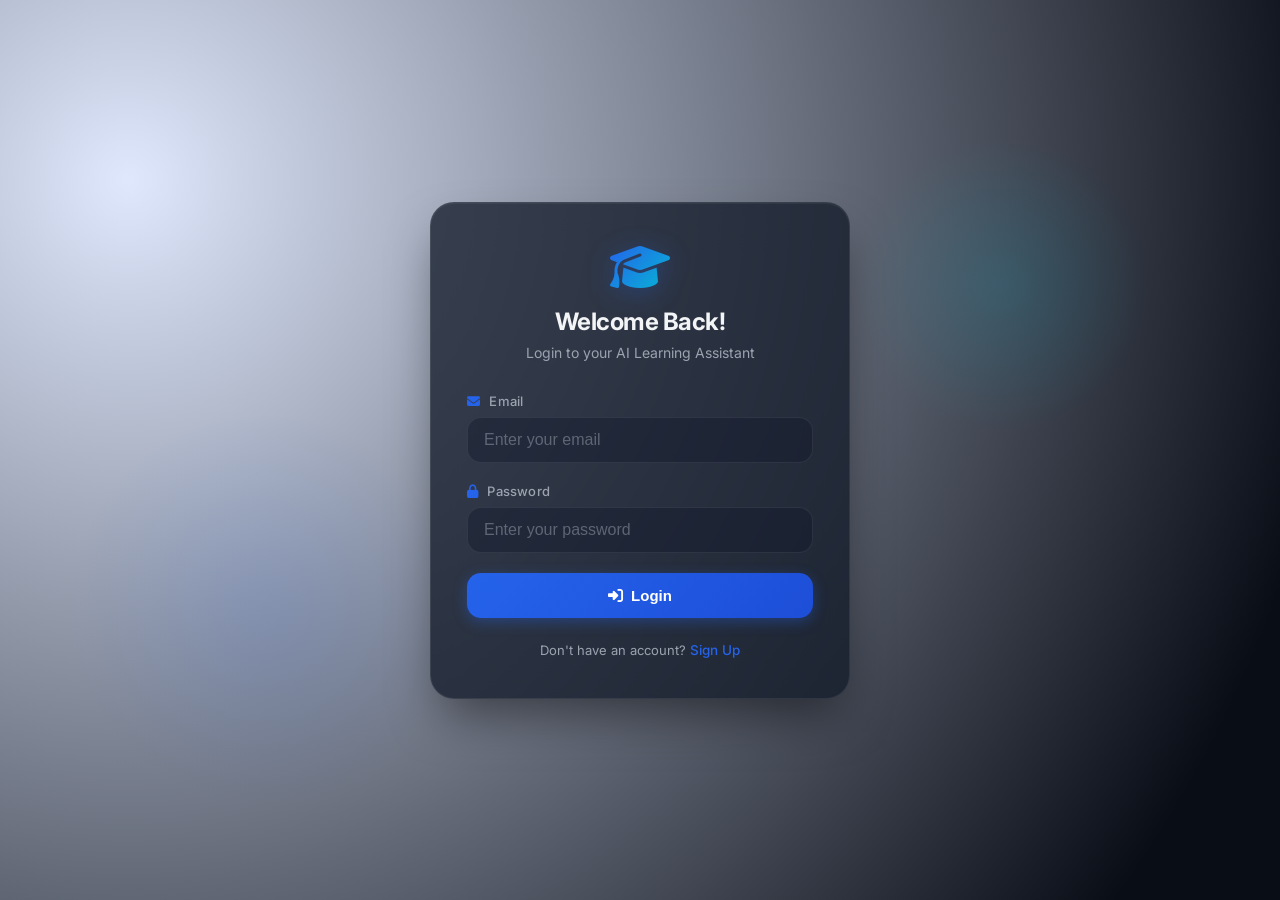
<file: templates/login.html>
<!DOCTYPE html>
<html lang="en">

<head>
    <meta charset="UTF-8">
    <meta name="viewport" content="width=device-width, initial-scale=1.0">
    <title>Login - AI Learning Assistant</title>
    <link href="https://fonts.googleapis.com/css2?family=Inter:wght@400;500;600;700&display=swap" rel="stylesheet">
    <link rel="stylesheet" href="https://cdnjs.cloudflare.com/ajax/libs/font-awesome/6.5.1/css/all.min.css">
    <style>
        :root {
            --primary: #2563eb;
            --primary-hover: #1d4ed8;
            --bg: #090d16;
            --surface: rgba(17, 24, 39, 0.75);
            --text: #f3f4f6;
            --text-secondary: #9ca3af;
            --border: rgba(255, 255, 255, 0.08);
            --radius: 24px;
        }

        * {
            margin: 0;
            padding: 0;
            box-sizing: border-box;
        }

        body {
            font-family: 'Inter', -apple-system, BlinkMacSystemFont, sans-serif;
            background: radial-gradient(circle at 10% 20%, rgba(37, 99, 235, 0.15) 0%, rgba(9, 13, 22, 1) 90%);
            min-height: 100vh;
            display: flex;
            align-items: center;
            justify-content: center;
            padding: 20px;
            color: var(--text);
            overflow-x: hidden;
            position: relative;
        }

        body::before {
            content: '';
            position: absolute;
            width: 300px;
            height: 300px;
            background: radial-gradient(circle, rgba(6, 182, 212, 0.15) 0%, transparent 70%);
            top: 15%;
            right: 10%;
            z-index: 0;
            pointer-events: none;
        }

        body::after {
            content: '';
            position: absolute;
            width: 400px;
            height: 400px;
            background: radial-gradient(circle, rgba(37, 99, 235, 0.12) 0%, transparent 70%);
            bottom: 10%;
            left: 5%;
            z-index: 0;
            pointer-events: none;
        }

        .login-container {
            width: 100%;
            max-width: 420px;
            position: relative;
            z-index: 1;
        }

        .login-card {
            background: var(--surface);
            backdrop-filter: blur(20px);
            -webkit-backdrop-filter: blur(20px);
            border: 1px solid var(--border);
            border-radius: var(--radius);
            padding: 40px 36px;
            box-shadow: 0 25px 50px -12px rgba(0, 0, 0, 0.5), 
                        inset 0 1px 1px rgba(255, 255, 255, 0.05);
            transition: all 0.3s ease;
        }

        .login-header {
            text-align: center;
            margin-bottom: 32px;
        }

        .login-header i {
            font-size: 48px;
            background: linear-gradient(135deg, var(--primary), #06b6d4);
            -webkit-background-clip: text;
            -webkit-text-fill-color: transparent;
            margin-bottom: 16px;
            filter: drop-shadow(0 4px 12px rgba(37, 99, 235, 0.3));
        }

        .login-header h2 {
            font-size: 24px;
            color: var(--text);
            font-weight: 700;
            margin-bottom: 8px;
            letter-spacing: -0.5px;
        }

        .login-header p {
            color: var(--text-secondary);
            font-size: 14px;
            font-weight: 400;
        }

        .form-group {
            margin-bottom: 20px;
        }

        .form-group label {
            display: block;
            margin-bottom: 8px;
            color: var(--text-secondary);
            font-size: 13px;
            font-weight: 500;
            letter-spacing: 0.2px;
        }

        .form-group label i {
            margin-right: 6px;
            color: var(--primary);
        }

        .form-group input {
            width: 100%;
            padding: 13px 16px;
            background: rgba(15, 23, 42, 0.4);
            border: 1px solid var(--border);
            border-radius: 14px;
            color: #ffffff;
            font-size: 16px; /* Prevents auto-zoom on iOS */
            transition: all 0.25s ease;
            outline: none;
        }

        .form-group input:focus {
            border-color: var(--primary);
            box-shadow: 0 0 0 4px rgba(37, 99, 235, 0.18);
            background: rgba(15, 23, 42, 0.6);
        }

        .form-group input::placeholder {
            color: rgba(156, 163, 175, 0.5);
        }

        .login-btn {
            width: 100%;
            padding: 14px;
            background: linear-gradient(135deg, var(--primary), var(--primary-hover));
            border: none;
            color: white;
            border-radius: 14px;
            font-size: 15px;
            font-weight: 600;
            cursor: pointer;
            transition: all 0.25s ease;
            margin-top: 10px;
            display: flex;
            align-items: center;
            justify-content: center;
            gap: 8px;
            box-shadow: 0 4px 14px rgba(37, 99, 235, 0.35);
        }

        .login-btn:hover {
            transform: translateY(-1.5px);
            box-shadow: 0 8px 20px rgba(37, 99, 235, 0.5);
            background: linear-gradient(135deg, #3b82f6, var(--primary-hover));
        }

        .login-btn:active {
            transform: translateY(0);
        }

        .login-btn:disabled {
            opacity: 0.6;
            cursor: not-allowed;
            transform: none;
            box-shadow: none;
        }

        .error-message {
            background: rgba(239, 68, 68, 0.1);
            border: 1px solid rgba(239, 68, 68, 0.2);
            color: #f87171;
            padding: 12px 16px;
            border-radius: 12px;
            margin-bottom: 18px;
            font-size: 13.5px;
            line-height: 1.4;
            display: none;
            align-items: center;
            gap: 8px;
        }

        .login-footer {
            text-align: center;
            margin-top: 24px;
        }

        .login-footer a {
            color: var(--primary);
            text-decoration: none;
            font-size: 13.5px;
            font-weight: 500;
            transition: color 0.2s ease;
        }

        .login-footer a:hover {
            color: #60a5fa;
            text-decoration: underline;
        }

        /* Responsive spacing for mobile */
        @media (max-width: 480px) {
            body {
                padding: 16px;
            }

            .login-card {
                padding: 30px 24px;
                border-radius: 20px;
            }

            .login-header h2 {
                font-size: 21px;
            }

            .form-group input {
                padding: 12px 14px;
            }
        }
    </style>
</head>

<body>
    <div class="login-container">
        <div class="login-card">
            <div class="login-header">
                <i class="fas fa-graduation-cap"></i>
                <h2>Welcome Back!</h2>
                <p>Login to your AI Learning Assistant</p>
            </div>

            <form id="loginForm" onsubmit="handleLogin(event)">
                <div class="form-group">
                    <label for="email"><i class="fas fa-envelope"></i> Email</label>
                    <input type="email" id="email" placeholder="Enter your email" required>
                </div>

                <div class="form-group">
                    <label for="password"><i class="fas fa-lock"></i> Password</label>
                    <input type="password" id="password" placeholder="Enter your password" required>
                </div>

                <div class="error-message" id="errorMessage"></div>

                <button type="submit" class="login-btn" id="loginBtn">
                    <i class="fas fa-sign-in-alt"></i> Login
                </button>
            </form>

            <div class="login-footer">
                <p style="color: var(--text-secondary); font-size: 13px;">
                    Don't have an account? <a href="/signup">Sign Up</a>
                </p>
            </div>
        </div>
    </div>

    <script>
        async function handleLogin(event) {
            event.preventDefault();

            const email = document.getElementById('email').value;
            const password = document.getElementById('password').value;
            const errorDiv = document.getElementById('errorMessage');
            const loginBtn = document.getElementById('loginBtn');

            loginBtn.disabled = true;
            loginBtn.innerHTML = '<i class="fas fa-spinner fa-spin"></i> Logging in...';
            errorDiv.style.display = 'none';

            try {
                const response = await fetch('/login', {
                    method: 'POST',
                    headers: { 'Content-Type': 'application/json' },
                    body: JSON.stringify({ email, password })
                });

                const data = await response.json();

                if (data.success) {
                    window.location.href = '/';
                } else {
                    errorDiv.textContent = data.message;
                    errorDiv.style.display = 'block';
                }
            } catch (error) {
                errorDiv.textContent = 'Login failed. Please try again.';
                errorDiv.style.display = 'block';
            } finally {
                loginBtn.disabled = false;
                loginBtn.innerHTML = '<i class="fas fa-sign-in-alt"></i> Login';
            }
        }
    </script>
</body>

</html>
</file>
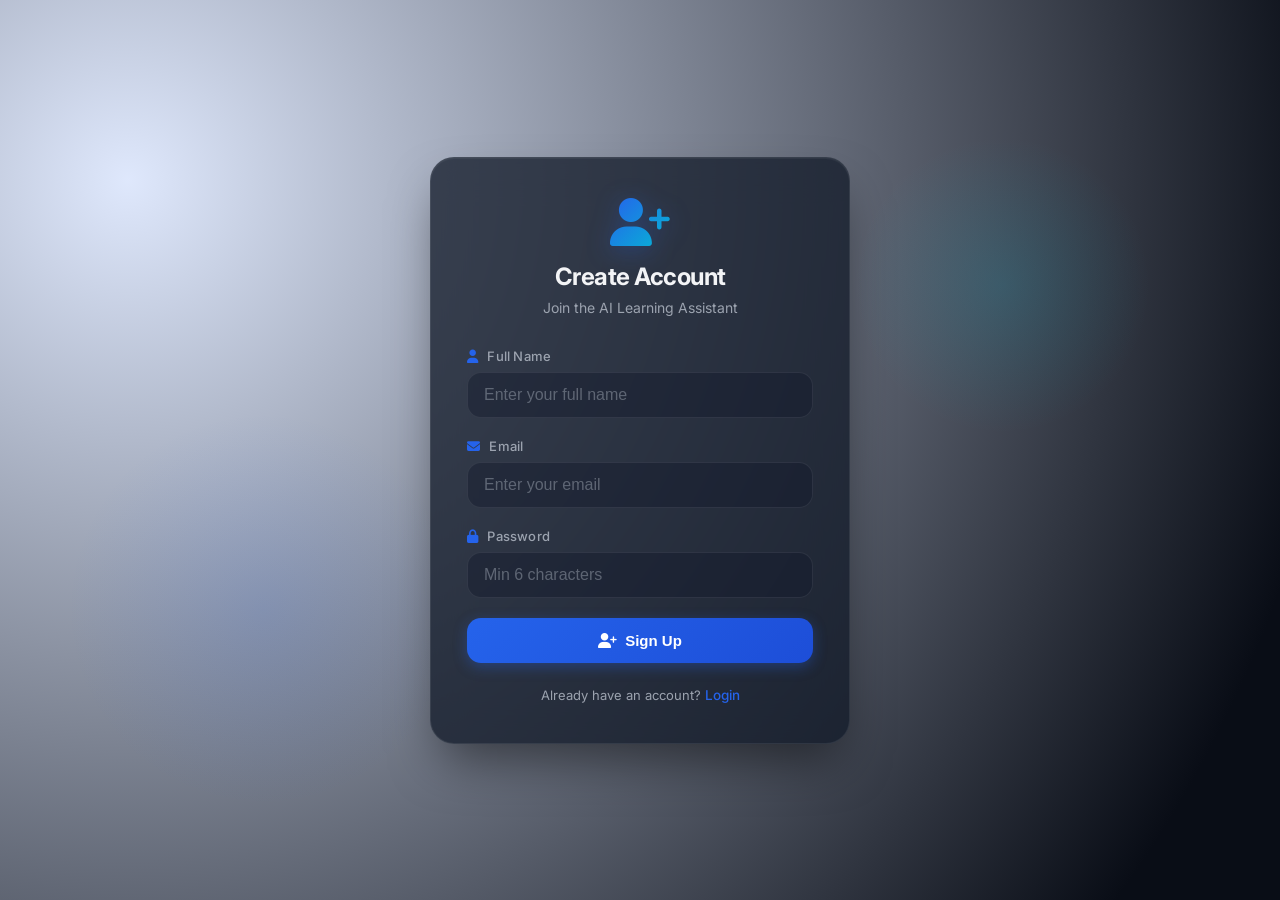
<file: templates/signup.html>
<!DOCTYPE html>
<html lang="en">

<head>
    <meta charset="UTF-8">
    <meta name="viewport" content="width=device-width, initial-scale=1.0">
    <title>Sign Up - AI Learning Assistant</title>
    <link href="https://fonts.googleapis.com/css2?family=Inter:wght@400;500;600;700&display=swap" rel="stylesheet">
    <link rel="stylesheet" href="https://cdnjs.cloudflare.com/ajax/libs/font-awesome/6.5.1/css/all.min.css">
    <style>
        :root {
            --primary: #2563eb;
            --primary-hover: #1d4ed8;
            --bg: #090d16;
            --surface: rgba(17, 24, 39, 0.75);
            --text: #f3f4f6;
            --text-secondary: #9ca3af;
            --border: rgba(255, 255, 255, 0.08);
            --radius: 24px;
        }

        * {
            margin: 0;
            padding: 0;
            box-sizing: border-box;
        }

        body {
            font-family: 'Inter', -apple-system, BlinkMacSystemFont, sans-serif;
            background: radial-gradient(circle at 10% 20%, rgba(37, 99, 235, 0.15) 0%, rgba(9, 13, 22, 1) 90%);
            min-height: 100vh;
            display: flex;
            align-items: center;
            justify-content: center;
            padding: 20px;
            color: var(--text);
            overflow-x: hidden;
            position: relative;
        }

        body::before {
            content: '';
            position: absolute;
            width: 300px;
            height: 300px;
            background: radial-gradient(circle, rgba(6, 182, 212, 0.15) 0%, transparent 70%);
            top: 15%;
            right: 10%;
            z-index: 0;
            pointer-events: none;
        }

        body::after {
            content: '';
            position: absolute;
            width: 400px;
            height: 400px;
            background: radial-gradient(circle, rgba(37, 99, 235, 0.12) 0%, transparent 70%);
            bottom: 10%;
            left: 5%;
            z-index: 0;
            pointer-events: none;
        }

        .signup-container {
            width: 100%;
            max-width: 420px;
            position: relative;
            z-index: 1;
        }

        .signup-card {
            background: var(--surface);
            backdrop-filter: blur(20px);
            -webkit-backdrop-filter: blur(20px);
            border: 1px solid var(--border);
            border-radius: var(--radius);
            padding: 40px 36px;
            box-shadow: 0 25px 50px -12px rgba(0, 0, 0, 0.5), 
                        inset 0 1px 1px rgba(255, 255, 255, 0.05);
            transition: all 0.3s ease;
        }

        .signup-header {
            text-align: center;
            margin-bottom: 32px;
        }

        .signup-header i {
            font-size: 48px;
            background: linear-gradient(135deg, var(--primary), #06b6d4);
            -webkit-background-clip: text;
            -webkit-text-fill-color: transparent;
            margin-bottom: 16px;
            filter: drop-shadow(0 4px 12px rgba(37, 99, 235, 0.3));
        }

        .signup-header h2 {
            font-size: 24px;
            color: var(--text);
            font-weight: 700;
            margin-bottom: 8px;
            letter-spacing: -0.5px;
        }

        .signup-header p {
            color: var(--text-secondary);
            font-size: 14px;
            font-weight: 400;
        }

        .form-group {
            margin-bottom: 20px;
        }

        .form-group label {
            display: block;
            margin-bottom: 8px;
            color: var(--text-secondary);
            font-size: 13px;
            font-weight: 500;
            letter-spacing: 0.2px;
        }

        .form-group label i {
            margin-right: 6px;
            color: var(--primary);
        }

        .form-group input {
            width: 100%;
            padding: 13px 16px;
            background: rgba(15, 23, 42, 0.4);
            border: 1px solid var(--border);
            border-radius: 14px;
            color: #ffffff;
            font-size: 16px; /* Prevents auto-zoom on iOS */
            transition: all 0.25s ease;
            outline: none;
        }

        .form-group input:focus {
            border-color: var(--primary);
            box-shadow: 0 0 0 4px rgba(37, 99, 235, 0.18);
            background: rgba(15, 23, 42, 0.6);
        }

        .form-group input::placeholder {
            color: rgba(156, 163, 175, 0.5);
        }

        .signup-btn {
            width: 100%;
            padding: 14px;
            background: linear-gradient(135deg, var(--primary), var(--primary-hover));
            border: none;
            color: white;
            border-radius: 14px;
            font-size: 15px;
            font-weight: 600;
            cursor: pointer;
            transition: all 0.25s ease;
            margin-top: 10px;
            display: flex;
            align-items: center;
            justify-content: center;
            gap: 8px;
            box-shadow: 0 4px 14px rgba(37, 99, 235, 0.35);
        }

        .signup-btn:hover {
            transform: translateY(-1.5px);
            box-shadow: 0 8px 20px rgba(37, 99, 235, 0.5);
            background: linear-gradient(135deg, #3b82f6, var(--primary-hover));
        }

        .signup-btn:active {
            transform: translateY(0);
        }

        .signup-btn:disabled {
            opacity: 0.6;
            cursor: not-allowed;
            transform: none;
            box-shadow: none;
        }

        .error-message {
            background: rgba(239, 68, 68, 0.1);
            border: 1px solid rgba(239, 68, 68, 0.2);
            color: #f87171;
            padding: 12px 16px;
            border-radius: 12px;
            margin-bottom: 18px;
            font-size: 13.5px;
            line-height: 1.4;
            display: none;
            align-items: center;
            gap: 8px;
        }

        .success-message {
            background: rgba(34, 197, 94, 0.1);
            border: 1px solid rgba(34, 197, 94, 0.2);
            color: #4ade80;
            padding: 12px 16px;
            border-radius: 12px;
            margin-bottom: 18px;
            font-size: 13.5px;
            line-height: 1.4;
            display: none;
            align-items: center;
            gap: 8px;
        }

        .signup-footer {
            text-align: center;
            margin-top: 24px;
        }

        .signup-footer a {
            color: var(--primary);
            text-decoration: none;
            font-size: 13.5px;
            font-weight: 500;
            transition: color 0.2s ease;
        }

        .signup-footer a:hover {
            color: #60a5fa;
            text-decoration: underline;
        }

        /* Responsive spacing for mobile */
        @media (max-width: 480px) {
            body {
                padding: 16px;
            }

            .signup-card {
                padding: 30px 24px;
                border-radius: 20px;
            }

            .signup-header h2 {
                font-size: 21px;
            }

            .form-group input {
                padding: 12px 14px;
            }
        }
    </style>
</head>

<body>
    <div class="signup-container">
        <div class="signup-card">
            <div class="signup-header">
                <i class="fas fa-user-plus"></i>
                <h2>Create Account</h2>
                <p>Join the AI Learning Assistant</p>
            </div>

            <form id="signupForm" onsubmit="handleSignup(event)">
                <div class="form-group">
                    <label for="name"><i class="fas fa-user"></i> Full Name</label>
                    <input type="text" id="name" placeholder="Enter your full name" required>
                </div>

                <div class="form-group">
                    <label for="email"><i class="fas fa-envelope"></i> Email</label>
                    <input type="email" id="email" placeholder="Enter your email" required>
                </div>

                <div class="form-group">
                    <label for="password"><i class="fas fa-lock"></i> Password</label>
                    <input type="password" id="password" placeholder="Min 6 characters" required minlength="6">
                </div>

                <div class="error-message" id="errorMessage"></div>
                <div class="success-message" id="successMessage"></div>

                <button type="submit" class="signup-btn" id="signupBtn">
                    <i class="fas fa-user-plus"></i> Sign Up
                </button>
            </form>

            <div class="signup-footer">
                <p style="color: var(--text-secondary); font-size: 13px;">
                    Already have an account? <a href="/login">Login</a>
                </p>
            </div>
        </div>
    </div>

    <script>
        async function handleSignup(event) {
            event.preventDefault();

            const name = document.getElementById('name').value;
            const email = document.getElementById('email').value;
            const password = document.getElementById('password').value;
            const errorDiv = document.getElementById('errorMessage');
            const successDiv = document.getElementById('successMessage');
            const signupBtn = document.getElementById('signupBtn');

            signupBtn.disabled = true;
            signupBtn.innerHTML = '<i class="fas fa-spinner fa-spin"></i> Creating account...';
            errorDiv.style.display = 'none';
            successDiv.style.display = 'none';

            try {
                const response = await fetch('/signup', {
                    method: 'POST',
                    headers: { 'Content-Type': 'application/json' },
                    body: JSON.stringify({ name, email, password })
                });

                const data = await response.json();

                if (data.success) {
                    successDiv.textContent = data.message + ' Redirecting to login...';
                    successDiv.style.display = 'block';
                    setTimeout(() => { window.location.href = '/login'; }, 2000);
                } else {
                    errorDiv.textContent = data.message;
                    errorDiv.style.display = 'block';
                }
            } catch (error) {
                errorDiv.textContent = 'Signup failed. Please try again.';
                errorDiv.style.display = 'block';
            } finally {
                signupBtn.disabled = false;
                signupBtn.innerHTML = '<i class="fas fa-user-plus"></i> Sign Up';
            }
        }
    </script>
</body>

</html>
</file>
